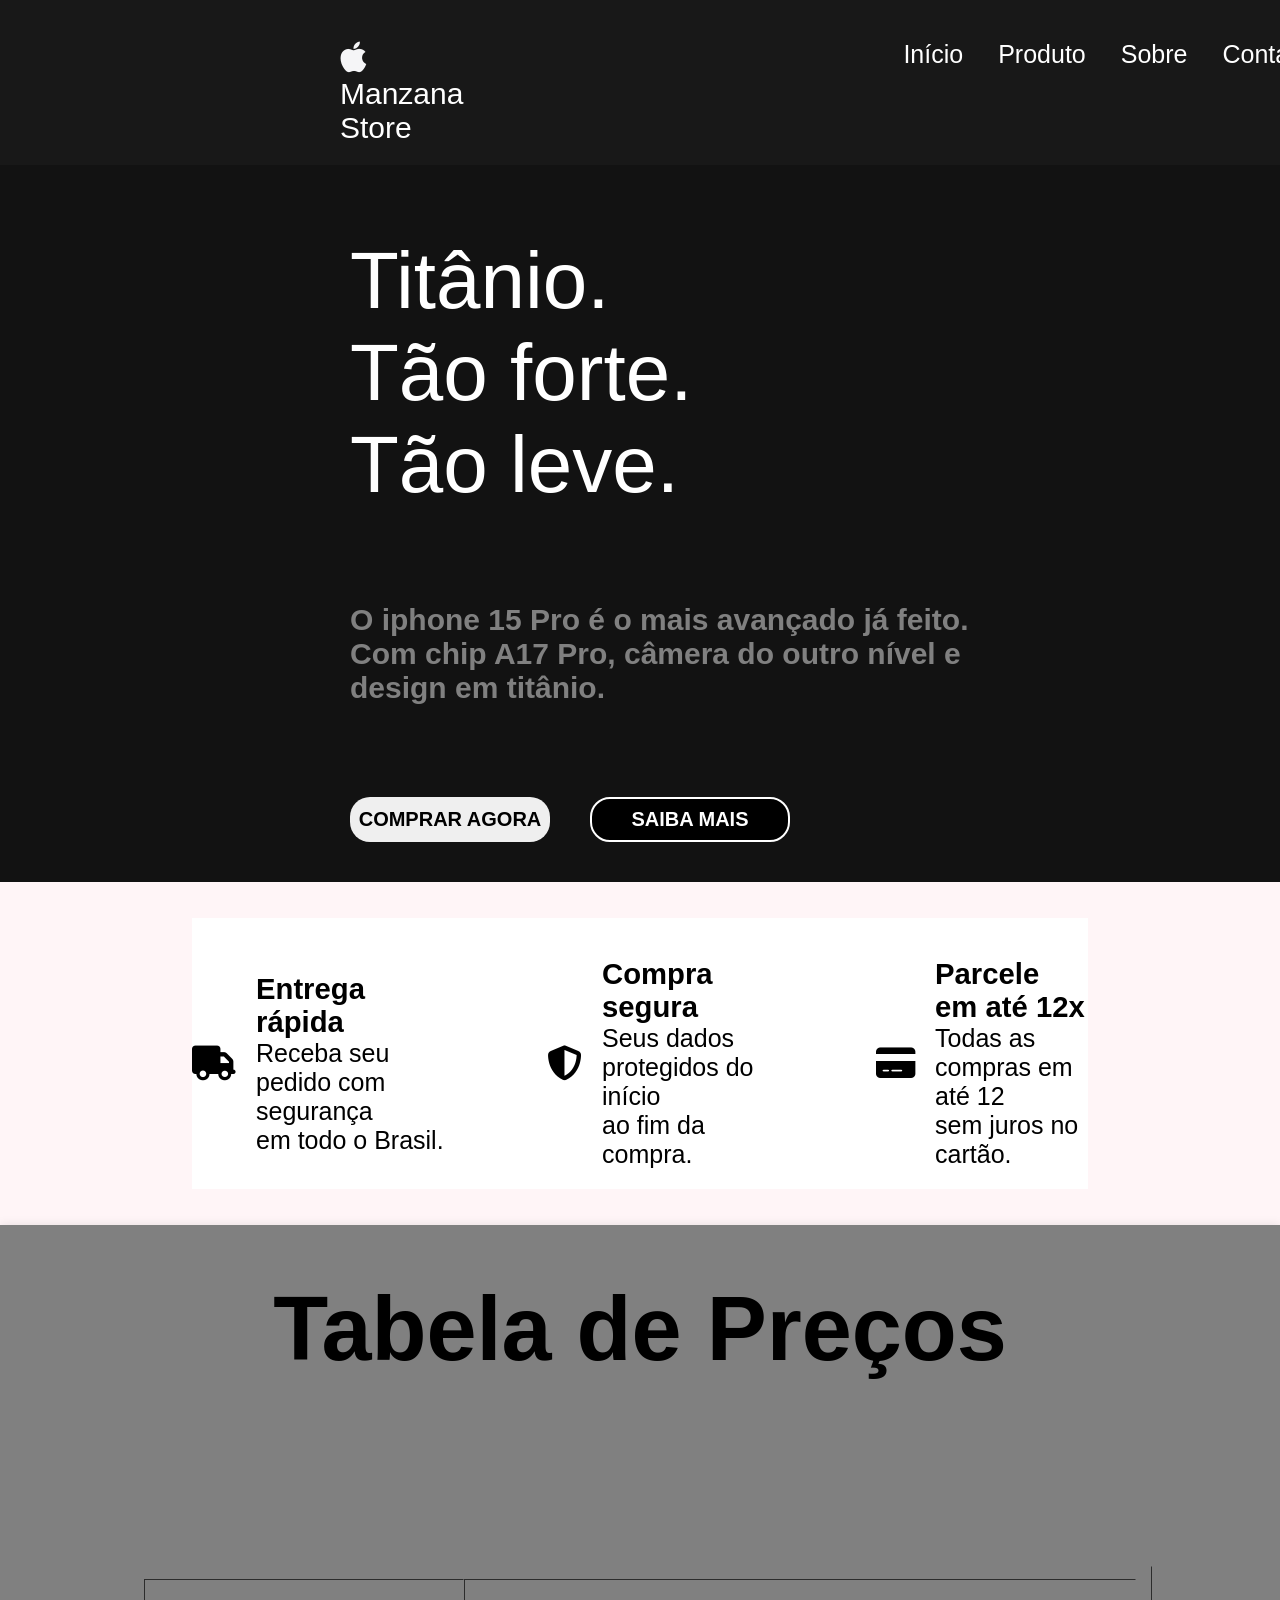
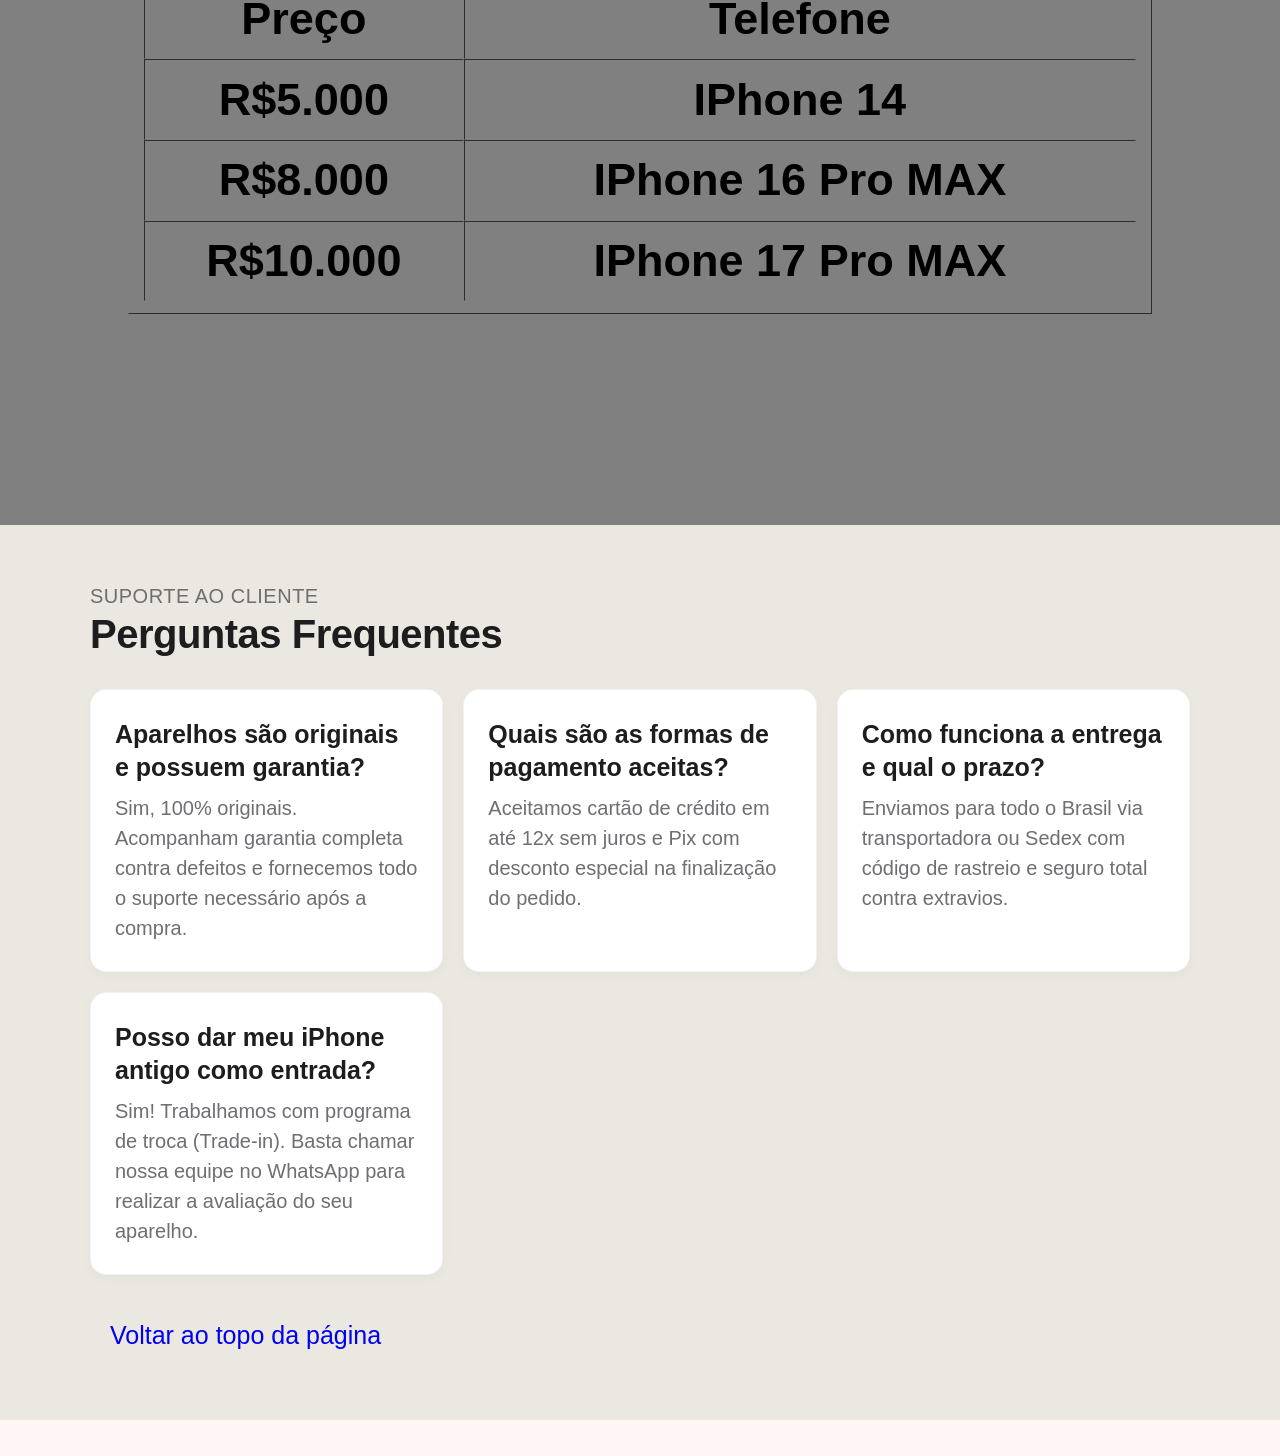
<file: site.html>
<!DOCTYPE html>
<html lang="en">
<head>
    <meta charset="UTF-8">
    <meta name="viewport" content="width=device-width, initial-scale=1.0">
    <title>Manzana store</title>
    <link rel="stylesheet" href="site.css">
    <link rel="stylesheet" href="https://cdnjs.cloudflare.com/ajax/libs/font-awesome/6.5.2/css/all.min.css">
    <link rel="stylesheet" href="https://cloudflare.com">
    <link rel="icon" href="apple-image.png">

</head>
<body>


    <section id="topo"></section>
    
    <div class="cima">
        <div id="titulo">
            <i class="fa-brands fa-apple"></i>

            Manzana Store
        </div>
        <br><br>

        <div class="links">
            <ul>
                <li>Início</li>
                <li>Produto</li>
                <li>Sobre</li>
                <li>Contato</li>
            </ul>       

        </div>


        <div class="icones">
            <i class="fa-solid fa-magnifying-glass"></i>
            <i class="fa-solid fa-user"></i>
            <i class="fa-solid fa-bag-shopping"></i>
        </div>

    </div>
    
    
    <div class="meio">
       
     
      
        <div class="caixa-alta">
            
           
            
            
            Titânio.<p>
            </p>Tão forte.<p>
            </p>Tão leve.
            <br><br>

            
            
       
        
            <h4 id="menor"><p>O iphone 15 Pro é o mais avançado já feito.
                </p><p>Com chip A17 Pro, câmera do outro nível e
                </p>design em titânio.
            </h4>
            <br>

          <div class="botoes">
                <button id="comprar">COMPRAR AGORA</button>
                <button id="saiba">SAIBA MAIS</button>
            </div>
      </div>
       
        
       
            <img src="iphone3.png">
       
    </div>

   
    <br><br>
    <div class="vantagens">
        <div class="entrega">
            <i class="fa-solid fa-truck"></i>
            
            <div>
                <p><h3>Entrega rápida</h3>
                    
                </p><p>Receba seu pedido com segurança
                </p>em todo o Brasil.
            </div>
        </div>

        <div class="compra">
            <i class="fa-solid fa-shield-halved"></i>
           
           <div>
                <p><h3>Compra segura</h3>
                </p><p>Seus dados protegidos do início
                </p>ao fim da compra.
        
            </div>
        </div>


        <div class="parcelamento">
            <i class="fa-solid fa-credit-card"></i>
            
            <div>
                <p><h3>Parcele em até 12x</h3>
                </p><p>Todas as compras em até 12
                </p>sem juros no cartão.
            </div>
        </div>



    </div>

    <br><br>

    <div class="tabela">

        <h1>Tabela de Preços</h1>

    <table class="conteudoTabela">
        <table border="1px" align="center" cellspacing="0" >

        <tr>
            <th>Preço</th><th>Telefone</th>
        </tr>

        <tr>
            <th>R$5.000</th> <th>IPhone 14</th>
        </tr>

        <tr>
            <th>R$8.000</th> <th>IPhone 16 Pro MAX</th>
        </tr>

        <tr>
            <th>R$10.000</th> <th>IPhone 17 Pro MAX</th>
        </tr>
    </table>

    <br><br>

</div>
   
   <!-- Seção Perguntas Frequentes -->
<section class="faq-section">
  <div class="faq-container">
    <div class="faq-header">
      <span class="faq-subtitle">Suporte ao cliente</span>
      <h2 id="perguntas">Perguntas Frequentes</h2>
    </div>

    <div class="faq-grid">
      <!-- Pergunta 1 -->
      <div class="faq-card">
        <h3>Aparelhos são originais e possuem garantia?</h3>
        <p>Sim, 100% originais. Acompanham garantia completa contra defeitos e fornecemos todo o suporte necessário após a compra.</p>
      </div>

      <!-- Pergunta 2 -->
      <div class="faq-card">
        <h3>Quais são as formas de pagamento aceitas?</h3>
        <p>Aceitamos cartão de crédito em até 12x sem juros e Pix com desconto especial na finalização do pedido.</p>
      </div>

      <!-- Pergunta 3 -->
      <div class="faq-card">
        <h3> Como funciona a entrega e qual o prazo?</h3>
        <p>Enviamos para todo o Brasil via transportadora ou Sedex com código de rastreio e seguro total contra extravios.</p>
      </div>

      <!-- Pergunta 4 -->
      <div class="faq-card">
        <h3>Posso dar meu iPhone antigo como entrada?</h3>
        <p>Sim! Trabalhamos com programa de troca (Trade-in). Basta chamar nossa equipe no WhatsApp para realizar a avaliação do seu aparelho.</p>
      </div>
    </div>


    <br><br>

    <a href="#topo" class="ancora">Voltar ao topo da página</a>
  </div>
</section>

    <br><br>
</body>
</html>
</file>
<file: site.css>
* {
    margin: 0;
    padding: 0;
    box-sizing: 0;
}

body {
    font-family: Arial, Helvetica, sans-serif;
    background-color: #FFF5F7;
   
}

a:link {
    text-decoration: none;
    font-size: 25px;          /* Aumenta a letra */
    display: inline-block;    /* Permite aplicar espaçamento vertical */
    padding: 10px 20px;    
}

a:hover {
    color: black;
   font-size: 25px;          /* Aumenta a letra */
  display: inline-block;    /* Permite aplicar espaçamento vertical */
  padding: 10px 20px;    

}

.tabela {
    display: grid;
    place-items: center; /* Centraliza na horizontal e na vertical ao mesmo tempo */
    height: 10vh;
    background-color:gray;
    height: 900px;
    width: 100%;
    box-shadow: 0 0 10px rgba(0, 0, 0,0.1);
    font-size: 45px;
    font-family: 'Inter' sans-serif;

}

table {
        width: 100%;
        padding: 12px 15px;
        width: 80%;
        height:100%;
        animation: animacaoTabela 5s;
        animation-iteration-count: infinite;
        }

    @keyframes animacaoTabela {
            from {
                background-color: gray;
                border-color: black;
                color: white;
                border-radius: 30px;
            }

            to {
                background-color: gray;
                border-color: black;
                color: black;
                border-radius: 30px;
            }
        }

.cima {
    display: flex;
    padding-top: 40px;
    background-color: #181818;
    padding-left: 300px;
    font-family: 'Inter', sans-serif;
    gap: 100px;
    padding-bottom: 20px;
   
  
   
   
}

ul {
    list-style: none;
    display: flex;
    gap: 35px;
    color: white;
    font-size: 25px;
}

.fa-apple {
    font-size: 35px;   /* Controla o tamanho do símbolo */
    color: #F5F5F7;    /* Define a cor (ex: o branco suave da Apple) */
}

#titulo {
    padding-left: 40px;
    color: white;
    font-family: 'Inter', sans-serif;
    font-size: 30px;
}

.links {
    padding-left: 240px;
    display: flex;
    gap: 30px;
    
    
}

.icones {
    color: white;
    font-size: 25px;
    display: flex;
    gap: 40px;
    padding-left: 120px;
}

.meio {
    padding-left: 350px;
    padding-top: 70px;
    padding-bottom: 40px;
  
  
    background-color: #121212 ;
  
    padding-bottom: 40px;
    display: flex;
}




.meio img {
    width: 900px;
    height: auto;
   

}

.botoes {
    width: 800px;
    display: flex;
    gap: 40px;
    font-size: 60px;
    
   
}

#comprar, #saiba {
    font-size: 20px;
    font-weight: bold;
    cursor: pointer;
    width: 650px;
    height: auto;
}

.caixa-alta {
    font-size: 80px;
    color: white;
}

#menor {
    font-size: 30px;
    color: gray;
}

#comprar {
    width: 200px;
    height: 45px;
    color: black;
    border: none;
    border-radius: 20px;
}

#saiba {
    width: 200px;
    height: 45px;
    color: white;
    border: 2px solid white;
    border-radius: 20px;
    background-color: black;
}

.vantagens {
    display: flex;
    gap: 100px;
    padding-bottom: 20px;
    padding-top: 40px;
    background-color: white;
    width: 70%;
    justify-content: center;
    margin: 0 auto; /*centraliza a caixa inteira no meio da tela */
    font-size: 25px;
    
}

.entrega {
    display: flex;
    align-items: center;
    gap: 20px;
}

.entrega i {
    font-size: 35px;
    color: #000;
    background-color: white;
}

.compra {
    display: flex;
    align-items: center;
    gap: 20px;
}

.parcelamento {
    display: flex;
    align-items: center;
    gap: 20px;
}


.compra i {
    font-size: 35px;
    color: #000;
    background-color: white;
}

.parcelamento i {
    font-size: 35px;
    color: #000;
    background-color: white;
}

.nossos {
    display: flex;
    justify-content: center;
    gap: 950px;
    font-size: 30px;
}

#sla {
    color: gray;
}




.faq-section {
  background-color: #eae8e1; /* Mesmo tom bege/creme da sua landing page */
  padding: 60px 20px;
  font-family: -apple-system, BlinkMacSystemFont, "SF Pro Display", "Segoe UI", Roboto, sans-serif;
}

.faq-container {
  max-width: 1100px;
  margin: 0 auto;
}

.faq-header {
  text-align: left;
  margin-bottom: 32px;
}

.faq-subtitle {
  font-size: 20PX;
  color: #6e6e73;
  text-transform: uppercase;
  letter-spacing: 0.5px;
  display: block;
  margin-bottom: 4px;
}

.faq-header h2 {
  font-size: 28px;
  font-weight: 600;
  color: #1d1d1f;
  margin: 0;
  letter-spacing: -0.5px;
}

.faq-grid {
  display: grid;
  grid-template-columns: repeat(auto-fit, minmax(280px, 1fr));
  gap: 20px;
}

.faq-card {
  background: #ffffff;
  border-radius: 16px;
  padding: 28px 24px;
  border: 1px solid rgba(0, 0, 0, 0.05);
  box-shadow: 0 4px 12px rgba(0, 0, 0, 0.03);
  transition: transform 0.2s ease, box-shadow 0.2s ease;
}

.faq-card:hover {
  transform: translateY(-2px);
  box-shadow: 0 6px 16px rgba(0, 0, 0, 0.06);
}

.faq-card h3 {
  font-size: 25px;
  font-weight: 600;
  color: #1d1d1f;
  margin: 0 0 10px 0;
  line-height: 1.3;
}

.faq-card p {
  font-size: 20px;
  color: #6e6e73;
  line-height: 1.5;
  margin: 0;
}

#perguntas {
    font-size: 40px;
}
</file>
